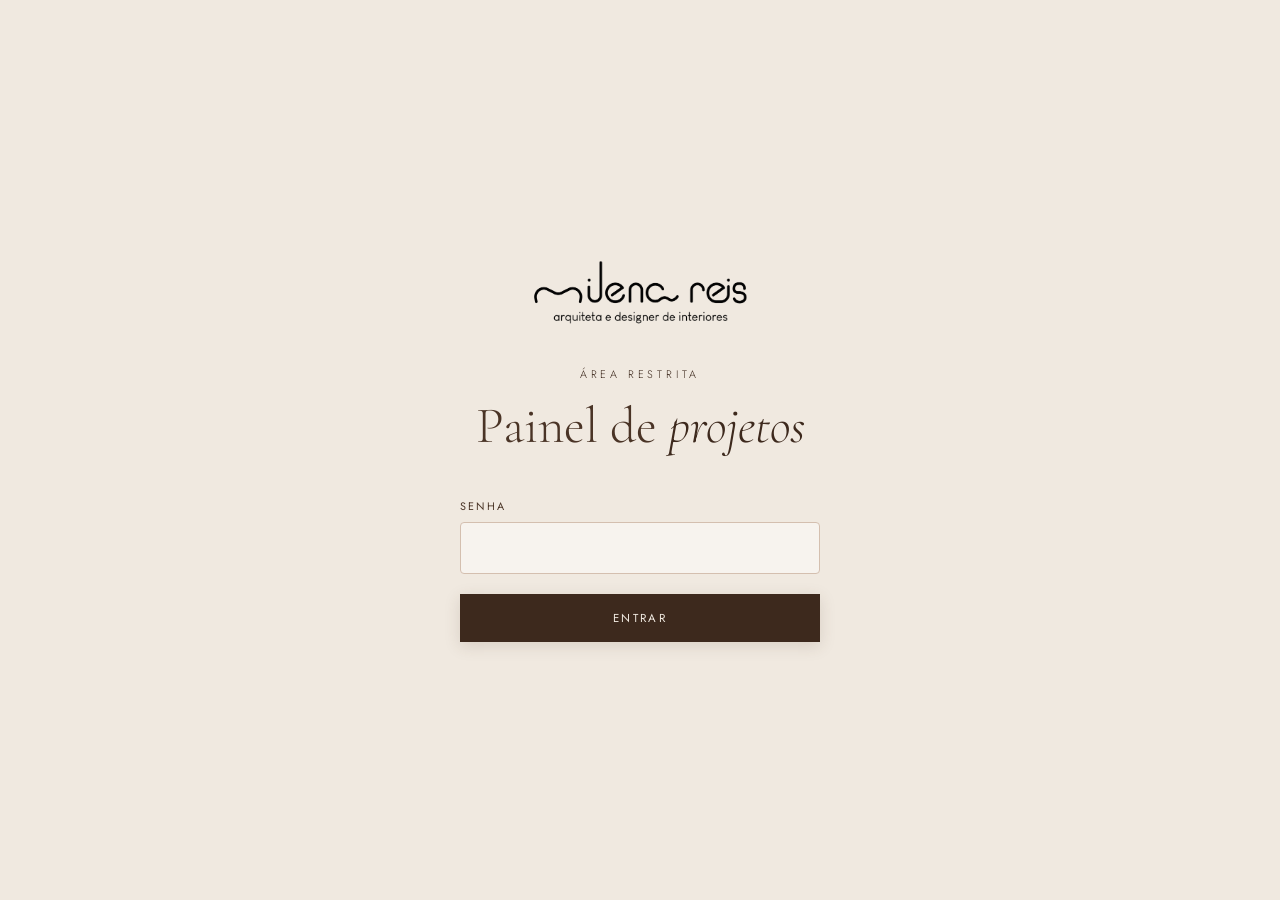
<file: admin.html>
<!doctype html>
<html lang="pt-BR">

<head>
  <meta charset="UTF-8" />
  <meta name="viewport" content="width=device-width, initial-scale=1.0" />
  <title>Painel de projetos | Milena Reis Arquitetura</title>
  <meta name="robots" content="noindex, nofollow" />
  <meta name="theme-color" content="#3d291d" />
  <link rel="icon" type="image/png" sizes="32x32" href="assets/icones/favicon-32.png" />

  <link rel="preconnect" href="https://fonts.googleapis.com" />
  <link rel="preconnect" href="https://fonts.gstatic.com" crossorigin />
  <link rel="stylesheet" href="https://fonts.googleapis.com/css2?family=Cormorant+Garamond:ital,wght@0,300;0,400;0,600;1,300;1,400&family=Jost:wght@200;300;400;500&display=swap" />
  <link rel="stylesheet" href="css/style.css" />
  <link rel="stylesheet" href="css/admin.css" />
</head>

<!-- Painel para a Milena adicionar, editar e retirar projetos de projetos.html.
     Tudo é feito por js/admin.js conversando com as funções em /api (ver CLAUDE.md). -->

<body class="pagina-admin">
  <main>
    <!-- 1. LOGIN -->
    <section class="admin-login" id="tela-login" hidden>
      <img class="admin-login-logo" src="assets/logo/Logo%20Milena%20(Alt)%20(2).webp" alt="Milena Reis" />
      <p class="etiqueta-secao">Área restrita</p>
      <h1 class="titulo-secao">Painel de <em>projetos</em></h1>
      <form id="form-login">
        <div class="admin-campo">
          <label for="login-senha">Senha</label>
          <input type="password" id="login-senha" autocomplete="current-password" required />
        </div>
        <p class="admin-erro" id="login-erro" role="alert" hidden></p>
        <button type="submit" class="botao-primario"><span>Entrar</span></button>
      </form>
    </section>

    <!-- 2. LISTA DE PROJETOS -->
    <section class="admin-tela" id="tela-lista" hidden>
      <header class="admin-topo">
        <div>
          <p class="etiqueta-secao">Painel</p>
          <h1 class="titulo-secao">Seus <em>projetos</em></h1>
        </div>
        <div class="admin-topo-acoes">
          <a href="projetos.html" target="_blank" rel="noopener" class="admin-link">Ver página de projetos ↗</a>
          <button type="button" class="admin-link" id="btn-sair">Sair</button>
        </div>
      </header>

      <div class="admin-barra">
        <button type="button" class="botao-primario" id="btn-novo"><span>+ Novo projeto</span></button>
        <p class="admin-contagem" id="lista-contagem"></p>
      </div>

      <p class="admin-dica">A ordem desta lista é a ordem em que os projetos aparecem no site. Use as setas para reordenar.</p>
      <ol class="admin-lista" id="lista-projetos"></ol>
    </section>

    <!-- 3. EDITOR DE UM PROJETO -->
    <section class="admin-tela" id="tela-editor" hidden>
      <button type="button" class="admin-link" id="btn-voltar">← Voltar para a lista</button>
      <h1 class="titulo-secao" id="editor-titulo">Novo projeto</h1>

      <form id="form-projeto" novalidate>
        <div class="admin-campo">
          <label for="campo-titulo">Título *</label>
          <input type="text" id="campo-titulo" maxlength="120" placeholder="Ex.: Casa Jardim" required />
        </div>

        <div class="admin-campos-linha">
          <div class="admin-campo">
            <label for="campo-categoria">Categoria *</label>
            <input type="text" id="campo-categoria" maxlength="40" list="lista-categorias" placeholder="Ex.: Residencial" required />
            <datalist id="lista-categorias"></datalist>
            <small>Vira um filtro na página. Escolha uma existente ou digite uma nova.</small>
          </div>
          <div class="admin-campo">
            <label for="campo-local">Local</label>
            <input type="text" id="campo-local" maxlength="80" placeholder="Ex.: Salvador, BA" />
          </div>
        </div>

        <div class="admin-campos-linha">
          <div class="admin-campo">
            <label for="campo-ano">Ano</label>
            <input type="number" id="campo-ano" min="1900" max="2100" inputmode="numeric" placeholder="Ex.: 2026" />
          </div>
          <div class="admin-campo">
            <label for="campo-area">Área</label>
            <input type="text" id="campo-area" maxlength="40" placeholder="Ex.: 180 m²" />
          </div>
        </div>

        <div class="admin-campo">
          <label for="campo-descricao">Descrição</label>
          <textarea id="campo-descricao" maxlength="2000" rows="5" placeholder="Conte um pouco sobre o projeto."></textarea>
        </div>

        <fieldset class="admin-campo admin-fotos-grupo">
          <legend>Fotos *</legend>
          <small>A primeira foto é a capa. As fotos são reduzidas e otimizadas automaticamente.</small>
          <div class="admin-fotos" id="editor-fotos"></div>
          <label class="admin-enviar">
            <input type="file" id="campo-fotos" accept="image/*" multiple hidden />
            <span id="enviar-rotulo">+ Adicionar fotos</span>
          </label>
        </fieldset>

        <p class="admin-erro" id="editor-erro" role="alert" hidden></p>
        <div class="admin-botoes">
          <button type="submit" class="botao-primario"><span>Salvar projeto</span></button>
          <button type="button" class="botao-outline-marrom" id="btn-cancelar"><span>Cancelar</span></button>
        </div>
      </form>
    </section>
  </main>

  <!-- Barra fixa: aparece quando há mudanças que ainda não foram para o site -->
  <div class="admin-publicar" id="barra-publicar" hidden>
    <p id="publicar-texto">Você tem alterações que ainda não estão no site.</p>
    <div class="admin-publicar-acoes">
      <button type="button" class="admin-link" id="btn-descartar">Descartar</button>
      <button type="button" class="botao-primario botao-hero" id="btn-publicar"><span>Publicar no site</span></button>
    </div>
  </div>

  <p class="admin-aviso" id="admin-aviso" role="status" hidden></p>

  <script src="js/admin.js" defer></script>
</body>

</html>
</file>
<file: css/style.css>
/* ==========================================================================
   MILENA REIS ARQUITETURA — FOLHA DE ESTILOS

   1. Tokens            8. Vídeo 3D          15. Rodapé
   2. Base              9. Projetos          16. Animações de entrada
   3. Preloader        10. Serviços          17. Responsividade
   4. Menu             11. Galeria           18. Movimento reduzido
   5. Hero             12. Modal da galeria
   6. Botões e títulos 13. Wizard de orçamento
   7. Faixa e Sobre    14. Contato
   ========================================================================== */

/* ==========================================================================
   1. TOKENS
   ========================================================================== */

:root {
  /* Cores */
  --cor-fundo-claro: #f0e9e0;   /* fundo geral das seções claras */
  --cor-fundo-creme: #e6ded3;   /* fundo alternativo (sobre, galeria) */
  --cor-nude-suave: #dbcfc2;    /* nude muito claro */
  --cor-nude-medio: #cec0b0;    /* nude médio */
  --cor-nude-borda: #d4bfaf;    /* bordas e detalhes nude */
  --cor-nude-texto: #735a4d;    /* texto secundário sobre fundo claro */
  --cor-marrom-texto: #4a3426;  /* texto de tags, labels */
  --cor-marrom: #3d291d;        /* botões, destaques, itálicos */
  --cor-escuro: #1a0f0a;        /* fundo escuro (preloader, rodapé) */
  --cor-branco: #f0e9e0;        /* "branco" da marca: é um nude, não #fff */

  /* Tipografia */
  --fonte-titulo: "Cormorant Garamond", serif;
  --fonte-corpo: "Jost", sans-serif;

  /* Movimento */
  --curva-animacao: cubic-bezier(0.76, 0, 0.24, 1);

  /* Textura sutil aplicada por cima de algumas seções */
  --textura: url("../assets/texturas/cubes.png");
}

/* ==========================================================================
   2. BASE
   ========================================================================== */

*,
*::before,
*::after {
  margin: 0;
  padding: 0;
  box-sizing: border-box;
}

/* Sem scroll-behavior: smooth aqui: ele briga com o pin do ScrollTrigger e causa saltos.
   A rolagem suave dos links do menu é feita no JS (scrollSuaveDosLinks). */
html {
  overflow-x: hidden;
}

body {
  background-color: var(--cor-fundo-claro);
  color: var(--cor-escuro);
  font-family: var(--fonte-corpo);
  font-weight: 300;
  overflow-x: hidden;
}

/* Os links do menu param a seção logo abaixo do menu fixo, sem esconder o topo dela */
main section[id] {
  scroll-margin-top: 84px;
}

.no-scroll {
  overflow: hidden !important;
}

button {
  cursor: pointer;
}

:focus-visible {
  outline: 2px solid var(--cor-nude-texto);
  outline-offset: 3px;
}

/* Link de acessibilidade: só aparece ao navegar pelo teclado */
.pular-conteudo {
  position: fixed;
  top: 12px;
  left: 12px;
  z-index: 10001;
  padding: 12px 20px;
  background: var(--cor-marrom);
  color: var(--cor-branco);
  font-size: 0.8rem;
  text-decoration: none;
  transform: translateY(-200%);
}

.pular-conteudo:focus {
  transform: translateY(0);
}

/* --- Barra de rolagem --- */

::-webkit-scrollbar {
  width: 3px;
}

::-webkit-scrollbar-track {
  background: var(--cor-nude-suave);
}

::-webkit-scrollbar-thumb {
  background: var(--cor-nude-texto);
  border-radius: 10px;
}

/* --- Textura de fundo (sobre, contato, serviços e faixa) --- */

#secao-sobre::before,
#secao-contato::before,
#secao-servicos::before,
.faixa-rolante::before {
  content: "";
  position: absolute;
  inset: 0;
  background-image: var(--textura);
  background-size: 300px;
  z-index: 0;
  pointer-events: none;
}

#secao-sobre::before,
#secao-contato::before {
  background-size: 350px;
  opacity: 0.05;
}

#secao-servicos::before {
  opacity: 0.07;
  mix-blend-mode: overlay;
}

.faixa-rolante::before {
  opacity: 0.1;
  mix-blend-mode: overlay;
}

/* Conteúdo fica acima da textura */
.sobre-foto-container,
.sobre-texto-container,
.contato-grade,
#secao-servicos .titulo-secao,
.servicos-grade,
.faixa-rolante-conteudo {
  position: relative;
  z-index: 1;
}

/* ==========================================================================
   3. PRELOADER (planta baixa animada)
   ========================================================================== */

#tela-carregamento {
  position: fixed;
  inset: 0;
  background: var(--cor-escuro);
  z-index: 9000;
  display: flex;
  align-items: center;
  justify-content: center;
  flex-direction: column;
  overflow: hidden;
}

/* O <head> marca o <html> quando o preloader já foi visto nesta sessão */
.sem-preloader #tela-carregamento {
  display: none;
}

.preloader-grade {
  position: absolute;
  inset: 0;
  background-image:
    linear-gradient(rgba(154, 125, 106, 0.07) 1px, transparent 1px),
    linear-gradient(90deg, rgba(154, 125, 106, 0.07) 1px, transparent 1px);
  background-size: 40px 40px;
}

.preloader-planta {
  width: min(90vw, 560px);
  max-height: 60vh;
  position: relative;
  z-index: 2;
}

.planta-parede-externa,
.planta-parede-face,
.planta-movel,
.planta-parede-interna,
.planta-linha-porta,
.planta-arco-porta,
.planta-janela-a,
.planta-janela-b,
.planta-degrau,
.planta-borda-escada,
.planta-cota-linha,
.planta-cota-tick,
.planta-norte-circulo,
.planta-norte-linha,
.planta-escala-linha,
.planta-escala-tick {
  fill: none;
  stroke-linecap: round;
  stroke-dasharray: 9999;
  stroke-dashoffset: 9999;
}

.planta-parede-externa {
  stroke: var(--cor-nude-borda);
  stroke-width: 2.5;
}

.planta-parede-interna {
  stroke: #c4aa96;
  stroke-width: 2;
}

.planta-linha-porta {
  stroke: #b89e8c;
  stroke-width: 1.5;
}

.planta-arco-porta {
  stroke: #b89e8c;
  stroke-width: 1.2;
  stroke-dasharray: 4 3;
}

.planta-janela-a {
  stroke: #9a7d6a;
  stroke-width: 2;
}

.planta-janela-b {
  stroke: #9a7d6a;
  stroke-width: 1;
  opacity: 0.6;
}

.planta-degrau {
  stroke: #7a5c4a;
  stroke-width: 1;
  opacity: 0.7;
}

.planta-borda-escada {
  stroke: #9a7d6a;
  stroke-width: 1.5;
}

.planta-cota-linha {
  stroke: #6b4f3a;
  stroke-width: 0.8;
  opacity: 0.6;
}

.planta-cota-tick {
  stroke: #6b4f3a;
  stroke-width: 0.8;
  opacity: 0.6;
}

.planta-norte-circulo {
  stroke: #9a7d6a;
  stroke-width: 1;
  opacity: 0.7;
}

.planta-norte-linha {
  stroke: #9a7d6a;
  stroke-width: 1;
  opacity: 0.7;
}

.planta-escala-linha {
  stroke: #6b4f3a;
  stroke-width: 1;
  opacity: 0.5;
}

.planta-escala-tick {
  stroke: #6b4f3a;
  stroke-width: 1;
  opacity: 0.5;
}

/* Paredes com espessura: face interna + preenchimento ("poché") como numa planta impressa */
.planta-parede-face {
  stroke: #c4aa96;
  stroke-width: 1.2;
}

.planta-poche {
  fill: #d4bfaf;
  opacity: 0;
}

.planta-movel {
  stroke: #9a7d6a;
  stroke-width: 0.9;
  opacity: 0.75;
}

.planta-rotulo {
  font-family: var(--fonte-titulo);
  font-size: 13px;
  font-style: italic;
  fill: #c4aa96;
  letter-spacing: 0.08em;
  opacity: 0;
}

.planta-cota-texto {
  font-family: var(--fonte-corpo);
  font-size: 9px;
  fill: #9a7d6a;
  letter-spacing: 0.15em;
  opacity: 0;
}

/* Clique na tela de carregamento acelera o desenho */
#tela-carregamento {
  cursor: pointer;
}

.planta-norte-texto,
.planta-escala-texto {
  font-family: var(--fonte-corpo);
  font-size: 11px;
  fill: #9a7d6a;
  opacity: 0;
  letter-spacing: 0.1em;
}

.preloader-logo-img {
  width: min(55vw, 320px);
  opacity: 0;
  margin-top: 28px;
  position: relative;
  z-index: 3;
}

.preloader-contador {
  position: absolute;
  bottom: 36px;
  right: 48px;
  font-family: var(--fonte-titulo);
  font-size: 1rem;
  font-style: italic;
  color: var(--cor-nude-borda);
  letter-spacing: 0.1em;
  opacity: 0;
  z-index: 3;
}

.contador-simbolo {
  font-size: 0.75rem;
}

/* ==========================================================================
   4. MENU
   ========================================================================== */

#menu-topo {
  position: fixed;
  top: 0;
  left: 0;
  right: 0;
  z-index: 100;
  padding: 28px 60px;
  display: flex;
  align-items: center;
  justify-content: space-between;
  background: rgba(26, 18, 14, 0.18);
  backdrop-filter: blur(12px);
  -webkit-backdrop-filter: blur(12px);
  border-bottom: 1px solid rgba(255, 255, 255, 0.1);
  transition:
    padding 0.4s ease,
    background 0.4s ease,
    backdrop-filter 0.4s ease;
  --header-height: 124px;
}

#menu-topo.rolou {
  padding: 18px 60px;
  background: rgba(240, 233, 224, 0.88);
  backdrop-filter: blur(16px);
  -webkit-backdrop-filter: blur(16px);
  border-bottom: 1px solid var(--cor-nude-medio);
  --header-height: 104px;
}

/* --- Logo (versão clara no topo, escura após rolar) --- */

.menu-logo {
  padding: 10px 0;
  display: flex;
  align-items: center;
  text-decoration: none;
  position: relative;
  width: auto;
  height: 48px;
}

.menu-logo img {
  height: 100%;
  width: auto;
  position: absolute;
  left: 0;
  top: 0;
  transition: opacity 0.4s ease;
}

.menu-logo-claro {
  opacity: 0;
}

.menu-logo-escuro {
  opacity: 1;
}

#menu-topo.rolou .menu-logo-claro {
  opacity: 1;
}

#menu-topo.rolou .menu-logo-escuro {
  opacity: 0;
}

/* --- Links (desktop) --- */

.menu-links {
  display: flex;
  gap: 40px;
  list-style: none;
}

.menu-links a {
  font-family: var(--fonte-corpo);
  font-size: 0.75rem;
  font-weight: 400;
  letter-spacing: 0.2rem;
  text-transform: uppercase;
  color: var(--cor-branco);
  text-decoration: none;
  position: relative;
  transition: all 0.3s ease;
  text-shadow: 0 2px 4px rgba(0, 0, 0, 0.4);
}

.menu-links a::after {
  content: "";
  position: absolute;
  bottom: -3px;
  left: 0;
  width: 0;
  height: 1px;
  background: var(--cor-branco);
  transition: width 0.4s var(--curva-animacao);
  box-shadow: 0 2px 4px rgba(0, 0, 0, 0.4);
}

.menu-links a:hover {
  color: var(--cor-branco);
  text-shadow: 0 2px 4px rgba(0, 0, 0, 0.4);
  opacity: 0.8;
}

.menu-links a:hover::after {
  width: 100%;
}

#menu-topo.rolou .menu-links a {
  color: var(--cor-escuro);
  font-weight: 400;
  text-shadow: none;
}

#menu-topo.rolou .menu-links a::after {
  background: var(--cor-marrom);
  box-shadow: none;
}

#menu-topo.rolou .menu-links a:hover {
  color: var(--cor-marrom);
  opacity: 1;
}

/* --- Botão hambúrguer (só no mobile) --- */

.menu-hamburguer {
  display: none;
  flex-direction: column;
  justify-content: center;
  gap: 5px;
  width: 28px;
  height: 28px;
  background: none;
  border: none;
  cursor: pointer;
  padding: 0;
  z-index: 1001;
}

.hamburguer-linha {
  display: block;
  width: 100%;
  height: 2px;
  background: var(--cor-branco);
  border-radius: 2px;
  transition: transform 0.35s var(--curva-animacao),
    opacity 0.25s ease,
    background 0.3s ease;
  transform-origin: center;
}

#menu-topo.rolou .hamburguer-linha {
  background: var(--cor-escuro);
}

/* Animação X quando ativo */
.menu-hamburguer.ativo .hamburguer-linha:nth-child(1) {
  transform: translateY(7px) rotate(45deg);
}

.menu-hamburguer.ativo .hamburguer-linha:nth-child(2) {
  opacity: 0;
  transform: scaleX(0);
}

.menu-hamburguer.ativo .hamburguer-linha:nth-child(3) {
  transform: translateY(-7px) rotate(-45deg);
}

/* --- Menu mobile: fundo escurecido + painel lateral --- */

.menu-mobile-overlay {
  position: fixed;
  top: 74px; /* Fallback */
  top: var(--header-height, 74px);
  left: 0;
  right: 0;
  bottom: 0;
  z-index: 99;
  pointer-events: none;
  opacity: 0;
  transition: opacity 0.35s ease, top 0.4s ease;
}

.menu-mobile-overlay.ativo {
  opacity: 1;
  pointer-events: auto;
}

/* Fundo escuro transparente */
.menu-mobile-overlay::before {
  content: "";
  position: absolute;
  inset: 0;
  background: rgba(0, 0, 0, 0.4);
  opacity: 0;
  transition: opacity 0.35s ease;
}

.menu-mobile-overlay.ativo::before {
  opacity: 1;
}

/* Painel lateral */
.menu-mobile-overlay {
  display: flex;
  flex-direction: column;
  align-items: flex-end;
  justify-content: flex-start;
  padding-top: 40px;
  gap: 24px;
  background: transparent;
  /* O fundo escuro geral continua no ::before */
}

/* Painel sólido lateral que preenche a altura */
.menu-mobile-overlay::after {
  content: "";
  position: absolute;
  top: 0;
  right: 0;
  bottom: 0;
  width: 220px;
  background: rgba(26, 18, 14, 0.75);
  /* Opacidade reduzida para efeito de vidro */
  z-index: 1;
  transform: translateX(100%);
  transition: transform 0.4s var(--curva-animacao);
  backdrop-filter: blur(16px);
  -webkit-backdrop-filter: blur(16px);
  border-left: 1px solid rgba(255, 255, 255, 0.08);
  /* Borda sutil para definir o vidro */
}

.menu-mobile-overlay.ativo::after {
  transform: translateX(0);
}

.menu-mobile-overlay a {
  position: relative;
  z-index: 2;
  font-family: var(--fonte-titulo);
  font-size: 1.5rem;
  font-weight: 300;
  color: var(--cor-branco);
  text-decoration: none;
  padding: 10px 30px;
  width: 220px;
  display: flex;
  align-items: center;
  justify-content: flex-start;
  letter-spacing: 0.05em;
  background: transparent;
  /* Fundo agora é do painel ::after */
  transform: translateX(100%);
  transition: transform 0.4s var(--curva-animacao),
    color 0.3s ease;
}

.menu-mobile-overlay a:first-child {
  padding-top: 10px;
}

.menu-mobile-overlay a:last-child {
  padding-bottom: 10px;
}

.menu-mobile-overlay.ativo a {
  transform: translateX(0);
}

.menu-mobile-overlay.ativo a:nth-child(1) {
  transition-delay: 0.05s;
}

.menu-mobile-overlay.ativo a:nth-child(2) {
  transition-delay: 0.1s;
}

.menu-mobile-overlay.ativo a:nth-child(3) {
  transition-delay: 0.15s;
}

.menu-mobile-overlay.ativo a:nth-child(4) {
  transition-delay: 0.2s;
}

.menu-mobile-overlay.ativo a:nth-child(5) {
  transition-delay: 0.25s;
}

.menu-mobile-overlay a:hover {
  color: var(--cor-nude-borda);
}

/* ==========================================================================
   5. HERO
   ========================================================================== */

/* Ocupa a tela toda, mas cresce se o conteúdo não couber (telas baixas) em vez de cortar o card */
#secao-hero {
  min-height: 100vh;
  position: relative;
  display: flex;
  flex-direction: column;
  justify-content: space-between;
  padding: 160px 60px 40px;
  overflow: hidden;
}

.hero-fundo {
  position: absolute;
  inset: 0;
  z-index: 1;
  animation: zoom-suave-hero 10s ease-out forwards;
}

@keyframes zoom-suave-hero {
  0% {
    transform: scale(1.05);
  }

  100% {
    transform: scale(1);
  }
}

.hero-fundo img {
  width: 100%;
  height: 100%;
  object-fit: cover;
  filter: brightness(0.85) saturate(0.9);
}

.hero-overlay-nude {
  position: absolute;
  inset: 0;
  /* Tons quentes: escurece o topo (menu e logo) e o canto inferior esquerdo (card) */
  background:
    radial-gradient(ellipse 65% 55% at 12% 100%, rgba(26, 15, 10, 0.55), transparent 70%),
    linear-gradient(to top, rgba(62, 41, 29, 0.75) 0%, rgba(62, 41, 29, 0.15) 35%, rgba(62, 41, 29, 0.55) 100%);
}

.hero-conteudo {
  position: relative;
  z-index: 2;
  flex: 1;
  gap: 32px;
  display: flex;
  flex-direction: column;
  justify-content: space-between;
}

.hero-titulo-gigante {
  margin-top: -4vh;
  display: flex;
  justify-content: center;
  flex-wrap: wrap;
  width: 100%;
}

.hero-logo-wrapper {
  width: 100%;
  /* em telas baixas a logo diminui junto com a altura */
  max-width: min(1100px, 125vh);
  height: auto;
  overflow: hidden;
  display: flex;
  justify-content: center;
  align-items: center;
  margin: 0 auto;
  background: transparent;
}

.hero-logo-img {
  width: 100%;
  height: auto;
  display: block;
  /* O screen faz o fundo PRETO da imagem desaparecer sobre o fundo do site */
  mix-blend-mode: screen;
  /* O inset(topo direita baixo esquerda)
     Corta 35% da parte de baixo para remover o texto secundário */
  clip-path: inset(0 0 35% 0);
  /* devolve o espaço da parte cortada (35% da altura = ~11,2% da largura, pela proporção da logo) */
  margin-bottom: -11.2%;
  filter: brightness(1.1); /* Garante que o branco fique bem vivo */
}

@keyframes subir-aparecer {
  from {
    opacity: 0;
    transform: translateY(20px);
  }

  to {
    opacity: 1;
    transform: translateY(0);
  }
}

.hero-rodape {
  display: flex;
  justify-content: space-between;
  align-items: flex-end;
  color: var(--cor-branco);
  opacity: 0;
  animation: subir-aparecer 1.2s ease 1.2s forwards;
}

.hero-rodape-esq {
  position: relative;
  max-width: clamp(400px, 32vw, 500px);
  padding: clamp(24px, 2.2vw, 40px) clamp(28px, 2.8vw, 48px);
  background: linear-gradient(160deg, rgba(26, 15, 10, 0.66), rgba(26, 15, 10, 0.44));
  border: 1px solid rgba(212, 191, 175, 0.22);
  box-shadow: 0 24px 60px rgba(0, 0, 0, 0.28);
  backdrop-filter: blur(14px) saturate(1.1);
  -webkit-backdrop-filter: blur(14px) saturate(1.1);
}

.hero-rodape-esq::before,
.hero-rodape-esq::after {
  content: "";
  position: absolute;
  width: 22px;
  height: 22px;
  border-color: var(--cor-nude-borda);
  border-style: solid;
  pointer-events: none;
}

.hero-rodape-esq::before {
  top: -1px;
  left: -1px;
  border-width: 1px 0 0 1px;
}

.hero-rodape-esq::after {
  right: -1px;
  bottom: -1px;
  border-width: 0 1px 1px 0;
}

.hero-etiqueta-nova {
  display: flex;
  align-items: center;
  gap: 12px;
  font-family: var(--fonte-corpo);
  font-size: clamp(0.62rem, 0.65vw, 0.72rem);
  font-weight: 400;
  letter-spacing: 0.25em;
  text-transform: uppercase;
  color: var(--cor-nude-borda);
  margin-bottom: clamp(14px, 1.2vw, 20px);
}

.hero-etiqueta-nova::before {
  content: "";
  width: 28px;
  height: 1px;
  background: currentColor;
  flex-shrink: 0;
}

.hero-subtitulo-novo {
  font-family: var(--fonte-titulo);
  font-size: clamp(1.8rem, 2.6vw, 2.8rem);
  font-weight: 300;
  line-height: 1.08;
  color: var(--cor-branco);
  text-shadow: 0 2px 18px rgba(0, 0, 0, 0.25);
  margin-bottom: clamp(14px, 1.2vw, 20px);
}

.hero-subtitulo-novo em {
  font-style: italic;
  color: var(--cor-nude-borda);
}

.hero-descricao-nova {
  max-width: 40ch;
  font-family: var(--fonte-corpo);
  font-size: clamp(0.82rem, 0.85vw, 0.94rem);
  line-height: 1.75;
  color: var(--cor-branco);
  opacity: 0.92;
  margin-bottom: clamp(22px, 1.8vw, 32px);
  padding-bottom: clamp(22px, 1.8vw, 32px);
  border-bottom: 1px solid rgba(212, 191, 175, 0.2);
}

.hero-botoes {
  display: flex;
  flex-wrap: wrap;
  align-items: center;
  gap: 16px 24px;
}

/* Botão primário do hero — fundo branco que desliza para nude no hover */
.botao-hero {
  padding: 16px 32px;
  background: var(--cor-branco) !important;
  color: var(--cor-escuro) !important;
  box-shadow: 0 4px 20px rgba(0, 0, 0, 0.2) !important;
  transition: transform 0.35s ease, box-shadow 0.35s ease, letter-spacing 0.35s ease !important;
  overflow: hidden !important;
}

.botao-hero::before {
  background: linear-gradient(135deg, #e8dac9, var(--cor-nude-medio)) !important;
  transition: transform 0.4s var(--curva-animacao) !important;
}

.botao-hero:hover {
  box-shadow: 0 10px 30px rgba(0, 0, 0, 0.35) !important;
  transform: translateY(-3px) !important;
  letter-spacing: 0.28em !important;
}

.botao-hero:hover::before {
  transform: scaleX(1) !important;
  transform-origin: left !important;
}

/* Botão secundário do hero — seta desliza para frente */
.botao-hero-sec {
  color: var(--cor-branco) !important;
  transition: gap 0.35s ease, opacity 0.3s ease !important;
  position: relative;
}

.botao-hero-sec::after {
  content: "→";
  display: inline-block;
  transition: transform 0.35s var(--curva-animacao);
}

.botao-hero-sec:hover {
  gap: 20px !important;
  opacity: 0.85 !important;
}

.botao-hero-sec:hover::after {
  transform: translateX(6px);
}

.hero-rodape-dir {
  display: flex;
  flex-direction: column;
  align-items: center;
  gap: 8px;
}

.scroll-linha {
  width: 1px;
  height: 60px;
  background: linear-gradient(to bottom, transparent, rgba(255, 255, 255, 0.9));
  animation: pulsar-scroll 2s ease-in-out infinite;
  filter: drop-shadow(0 0 4px rgba(255, 255, 255, 0.5));
}

@keyframes pulsar-scroll {

  0%,
  100% {
    opacity: 0.4;
    transform: scaleY(0.6);
  }

  50% {
    opacity: 1;
    transform: scaleY(1);
  }
}

.scroll-texto {
  font-family: var(--fonte-corpo);
  font-size: 0.72rem;
  font-weight: 400;
  letter-spacing: 0.3em;
  text-transform: uppercase;
  color: var(--cor-branco);
  writing-mode: vertical-rl;
  text-shadow: 0 1px 3px rgba(0, 0, 0, 0.7), 0 2px 12px rgba(0, 0, 0, 0.5);
}

/* ==========================================================================
   6. BOTÕES E TÍTULOS DE SEÇÃO
   ========================================================================== */

.botao-primario,
.botao-secundario,
.botao-outline-marrom {
  white-space: nowrap;
}

.botao-primario {
  font-family: var(--fonte-corpo);
  font-size: 0.72rem;
  letter-spacing: 0.2em;
  text-transform: uppercase;
  color: var(--cor-branco);
  background: var(--cor-marrom);
  border: none;
  padding: 16px 40px;
  text-decoration: none;
  transition: all 0.4s var(--curva-animacao);
  position: relative;
  overflow: hidden;
  display: inline-block;
  box-shadow: 0 4px 15px rgba(90, 61, 43, 0.15);
  /* Sombra marrom super difusa */
}

.botao-primario:hover {
  box-shadow: 0 6px 20px rgba(90, 61, 43, 0.25);
}

.botao-primario::before {
  content: "";
  position: absolute;
  inset: 0;
  background: linear-gradient(135deg, var(--cor-marrom-texto), var(--cor-marrom));
  transform: scaleX(0);
  transform-origin: right;
  transition: transform 0.4s var(--curva-animacao);
}

.botao-primario span {
  position: relative;
  z-index: 1;
}

.botao-primario:hover::before {
  transform: scaleX(1);
  transform-origin: left;
}

.botao-secundario {
  font-size: 0.72rem;
  letter-spacing: 0.2em;
  text-transform: uppercase;
  color: var(--cor-marrom);
  text-decoration: none;
  display: flex;
  align-items: center;
  gap: 10px;
  font-weight: 500;
  transition: gap 0.3s ease;
}

.botao-secundario:hover {
  gap: 18px;
}

.botao-secundario::after {
  content: "→";
}

/* --- Botão pílula: texto + círculo com seta; segue o cursor (ímã) --- */
.botao-pilula {
  --pilula-fundo: var(--cor-marrom);
  --pilula-texto: var(--cor-branco);
  --pilula-icone-fundo: var(--cor-branco);
  --pilula-icone: var(--cor-marrom);
  display: inline-flex;
  align-items: center;
  gap: 16px;
  padding: 7px 7px 7px 26px;
  border: none;
  border-radius: 999px;
  background: var(--pilula-fundo);
  color: var(--pilula-texto);
  font-family: var(--fonte-corpo);
  font-size: 0.72rem;
  font-weight: 500;
  letter-spacing: 0.18em;
  text-transform: uppercase;
  text-decoration: none;
  white-space: nowrap;
  box-shadow: 0 8px 24px rgba(26, 15, 10, 0.18);
  /* a curva com "passada" dá o quique ao voltar para o lugar */
  transition:
    transform 0.5s cubic-bezier(0.34, 1.56, 0.64, 1),
    box-shadow 0.3s ease;
}

.botao-pilula:hover {
  box-shadow: 0 14px 32px rgba(26, 15, 10, 0.28);
}

/* Versão clara, para fundos escuros (hero, vídeo) */
.botao-pilula--claro {
  --pilula-fundo: var(--cor-branco);
  --pilula-texto: var(--cor-escuro);
  --pilula-icone-fundo: var(--cor-marrom);
  --pilula-icone: var(--cor-branco);
}

/* O ícone é inserido pelo JS: duas setas empilhadas, uma sai e a outra entra no hover */
.botao-pilula-icone {
  position: relative;
  display: inline-grid;
  place-items: center;
  flex-shrink: 0;
  width: 38px;
  height: 38px;
  border-radius: 50%;
  overflow: hidden;
  background: var(--pilula-icone-fundo);
  color: var(--pilula-icone);
}

.botao-pilula-icone svg {
  grid-area: 1 / 1;
  width: 44%;
  height: 44%;
  transition: transform 0.4s var(--curva-animacao);
}

.botao-pilula-icone svg + svg {
  transform: translate(-170%, 170%);
}

.botao-pilula:hover .botao-pilula-icone svg:first-child,
.botao-pilula:focus-visible .botao-pilula-icone svg:first-child {
  transform: translate(170%, -170%);
}

.botao-pilula:hover .botao-pilula-icone svg + svg,
.botao-pilula:focus-visible .botao-pilula-icone svg + svg {
  transform: translate(0, 0);
}

button.botao-secundario {
  border: none;
  background: none;
  font-family: var(--fonte-corpo);
}

.etiqueta-secao {
  font-size: 0.68rem;
  letter-spacing: 0.35em;
  text-transform: uppercase;
  color: var(--cor-marrom);
  margin-bottom: 20px;
}

.titulo-secao {
  font-family: var(--fonte-titulo);
  font-size: clamp(2.5rem, 4vw, 4rem);
  font-weight: 300;
  line-height: 1.1;
  color: var(--cor-marrom-texto);
  margin-bottom: 32px;
}

.titulo-secao em {
  font-style: italic;
  color: var(--cor-marrom);
}

/* ==========================================================================
   7. FAIXA ROLANTE E SOBRE
   ========================================================================== */

.faixa-rolante {
  position: relative;
  padding: 28px 0;
  background: var(--cor-marrom);
  overflow: hidden;
  border-top: 1px solid rgba(255, 255, 255, 0.06);
  border-bottom: 1px solid rgba(255, 255, 255, 0.06);
}

.faixa-rolante-conteudo {
  display: flex;
  white-space: nowrap;
  animation: rolar-texto 20s linear infinite;
}

.faixa-rolante-conteudo span {
  font-family: var(--fonte-titulo);
  font-size: 1rem;
  font-style: italic;
  font-weight: 300;
  letter-spacing: 0.1em;
  color: var(--cor-fundo-claro);
  padding: 0 40px;
}

.faixa-rolante-conteudo .separador {
  color: var(--cor-nude-borda);
  font-style: normal;
  padding: 0 10px;
}

@keyframes rolar-texto {
  from {
    transform: translateX(0);
  }

  to {
    transform: translateX(-50%);
  }
}

/* A coluna da foto tem a mesma proporção da foto (2:3), calculada a partir da altura
   da seção: assim ela aparece inteira, sem cortar a cabeça nem os pés */
#secao-sobre {
  /* nunca mais alta que a tela (descontando o menu), para a foto caber inteira à vista */
  --altura-sobre: clamp(560px, calc(100vh - 84px), 820px);
  display: grid;
  grid-template-columns: auto 1fr;
  min-height: var(--altura-sobre);
  background: var(--cor-fundo-creme);
  position: relative;
  overflow: hidden;
}

/* --- Foto: metade esquerda de ponta a ponta, dissolvendo no fundo à direita --- */
.sobre-foto-container {
  position: relative;
  overflow: hidden;
  /* altura fixa + proporção da foto: a largura sai exata e a foto nunca é cortada,
     mesmo que o texto ao lado precise de mais altura */
  height: var(--altura-sobre);
  aspect-ratio: 2 / 3;
}

.sobre-foto-principal {
  position: absolute;
  inset: 0;
  width: 100%;
  height: 100%;
  object-fit: cover;
  object-position: center top;
  filter: saturate(0.85);
}

.sobre-foto-container::after {
  content: "";
  position: absolute;
  inset: 0;
  background: linear-gradient(90deg, transparent 86%, var(--cor-fundo-creme));
  pointer-events: none;
}

/* --- Texto --- */
.sobre-texto-container {
  align-self: center;
  padding: 56px 110px 56px 72px;
}

.sobre-titulo {
  font-size: clamp(2.6rem, 3.6vw, 3.8rem);
  line-height: 1.08;
  margin: 16px 0 28px;
}

.sobre-titulo .palavra:nth-child(7) {
  transition-delay: 0.48s;
}

/* Frase de abertura: maior, para quem só lê a primeira linha */
.sobre-abertura {
  max-width: 34em;
  font-family: var(--fonte-titulo);
  font-size: clamp(1.25rem, 1.5vw, 1.5rem);
  font-weight: 400;
  line-height: 1.5;
  color: var(--cor-marrom);
  margin-bottom: 20px;
}

.sobre-paragrafo {
  max-width: 34em;
  font-size: 0.95rem;
  line-height: 1.9;
  color: var(--cor-marrom-texto);
  margin-bottom: 16px;
}

/* --- Animação escalonada dos textos do Sobre --- */
.sobre-texto-1 {
  transition-delay: 0.15s;
}

.sobre-texto-2 {
  transition-delay: 0.35s;
}

.sobre-texto-3 {
  transition-delay: 0.55s;
}

/* --- Estatísticas (números) --- */
.sobre-estatisticas {
  display: grid;
  grid-template-columns: repeat(2, 1fr);
  gap: 30px;
  margin-top: 36px;
  padding-top: 30px;
  border-top: 1px solid var(--cor-nude-medio);
}

.estatistica-numero {
  font-family: var(--fonte-titulo);
  font-size: 4rem;
  font-weight: 300;
  color: var(--cor-marrom);
  line-height: 1;
}

.estatistica-label {
  font-size: 0.78rem;
  letter-spacing: 0.2em;
  text-transform: uppercase;
  color: #5a3d2b;
  margin-top: 8px;
}

/* ==========================================================================
   8. VÍDEO 3D (scroll-scrub)
   ========================================================================== */

#secao-modelo-3d {
  height: 100vh;
  position: relative;
  overflow: hidden;
  background: var(--cor-escuro);
}

#video-3d {
  position: absolute;
  inset: 0;
  width: 100%;
  height: 100%;
  object-fit: cover;
  filter: brightness(0.65) saturate(0.9);
  /* Dita a iluminação para o texto sobressair e não ofuscar */
}

/* Textos engajamento scroll */
.engajamento-scroll {
  position: absolute;
  width: 100%;
  pointer-events: none;
  z-index: 10;
  opacity: 0;
  padding: 0 10%;
  text-align: center;
}

#texto-engaja-1 {
  top: 40%;
  text-align: left;
}

#texto-engaja-2 {
  top: 50%;
  text-align: right;
}

#texto-engaja-3 {
  top: 45%;
  text-align: center;
}

.engajamento-scroll h3 {
  font-family: var(--fonte-titulo);
  font-size: clamp(2.5rem, 5vw, 4.5rem);
  font-weight: 300;
  color: var(--cor-branco);
  text-shadow: 0 4px 40px rgba(0, 0, 0, 0.8), 0 1px 10px rgba(0, 0, 0, 0.6);
  letter-spacing: 0.05em;
  font-style: italic;
}

.cta-scroll-final {
  position: absolute;
  bottom: 15%;
  left: 50%;
  transform: translateX(-50%);
  z-index: 15;
  opacity: 0;
  pointer-events: auto;
  /* O botão precisa ser clicável */
}

/* ==========================================================================
   9. PROJETOS (cartas em sanfona)
   ========================================================================== */

#secao-projetos {
  padding: 100px 60px;
  background: var(--cor-fundo-claro);
  overflow: hidden;
}

.projetos-cabecalho {
  display: flex;
  justify-content: space-between;
  align-items: center;
  margin-bottom: 60px;
}

.projetos-cabecalho .titulo-secao {
  margin-bottom: 0;
  color: var(--cor-escuro);
  font-weight: 400;
}

.projetos-cabecalho .titulo-secao em {
  color: var(--cor-marrom);
  font-weight: 500;
}

.projetos-cabecalho .botao-pilula {
  flex-shrink: 0;
}

.baralho-container {
  width: 100%;
  overflow: hidden;
}

.baralho-cartas {
  display: flex;
  gap: 8px;
  height: 560px;
  align-items: stretch;
}

.carta-projeto {
  position: relative;
  flex: 1;
  min-width: 0;
  border-radius: 4px;
  overflow: hidden;
  transition:
    flex 0.7s var(--curva-animacao),
    box-shadow 0.5s ease;
  box-shadow: 0 8px 40px rgba(42, 31, 26, 0.12);
}

.carta-projeto::before {
  content: "";
  position: absolute;
  inset: 0;
  background: linear-gradient(to top,
      rgba(42, 31, 26, 0.92) 0%,
      rgba(42, 31, 26, 0.4) 50%,
      rgba(42, 31, 26, 0.1) 100%);
  z-index: 1;
  transition: opacity 0.5s ease;
}

.carta-projeto img {
  width: 100%;
  height: 100%;
  object-fit: cover;
  filter: saturate(0.5) brightness(0.85);
  transition:
    transform 0.7s var(--curva-animacao),
    filter 0.5s ease;
}

/* Hover: expande e revela imagem */
.baralho-cartas:hover .carta-projeto {
  flex: 0.6;
}

.baralho-cartas:hover .carta-projeto:hover {
  flex: 3.5;
  box-shadow: 0 30px 80px rgba(42, 31, 26, 0.4);
}

.carta-projeto:hover img {
  transform: scale(1.07);
  filter: saturate(1) brightness(0.95);
}

.carta-info {
  position: absolute;
  bottom: 0;
  left: 0;
  right: 0;
  padding: 32px 28px;
  z-index: 2;
  transform: translateY(12px);
  opacity: 0;
  transition:
    transform 0.5s var(--curva-animacao),
    opacity 0.4s ease;
}

.carta-projeto:hover .carta-info {
  transform: translateY(0);
  opacity: 1;
}

/* Rótulo vertical visível no estado comprimido */
.carta-projeto::after {
  content: attr(data-titulo);
  position: absolute;
  bottom: 36px;
  left: 50%;
  transform: translateX(-50%) rotate(-90deg);
  transform-origin: center center;
  white-space: nowrap;
  font-family: var(--fonte-titulo);
  font-size: 0.85rem;
  font-weight: 300;
  font-style: italic;
  color: rgba(232, 217, 204, 0.7);
  letter-spacing: 0.12em;
  z-index: 3;
  transition: opacity 0.4s ease;
  pointer-events: none;
}

.carta-projeto:hover::after {
  opacity: 0;
}

.carta-categoria {
  font-size: 0.62rem;
  letter-spacing: 0.35em;
  text-transform: uppercase;
  color: #c8b4a4;
  margin-bottom: 8px;
}

.carta-titulo {
  font-family: var(--fonte-titulo);
  font-size: 1.6rem;
  font-weight: 300;
  color: var(--cor-branco);
  line-height: 1.2;
}

.carta-ano {
  font-size: 0.72rem;
  color: #c8b4a4;
  margin-top: 8px;
}

/* ==========================================================================
   10. SERVIÇOS
   ========================================================================== */

#secao-servicos {
  padding: 140px 60px;
  background: var(--cor-marrom);
  position: relative;
  overflow: hidden;
}

#secao-servicos .titulo-secao {
  color: var(--cor-branco);
  font-size: clamp(3.5rem, 7vw, 6.5rem);
  line-height: 0.95;
  margin-bottom: 24px;
  text-shadow: 0 10px 30px rgba(0, 0, 0, 0.15);
}

#secao-servicos .titulo-secao em {
  color: var(--cor-branco);
}

.servicos-grade {
  display: grid;
  grid-template-columns: repeat(3, 1fr);
  gap: 2px;
  margin-top: 80px;
}

.servico-item {
  padding: 50px 40px;
  background: rgba(26, 15, 10, 0.3);
  /* rgb da cor-escuro para manter a harmonia quente */
  /* Fundo ligeiramente escurecido para contraste */
  border: 1px solid rgba(212, 191, 175, 0.2);
  /* Usa cor-nude-borda transparente */
  transition:
    background 0.4s ease,
    transform 0.4s var(--curva-animacao);
  position: relative;
  overflow: hidden;
}

/* Linha que aparece na base ao hover */
.servico-item::after {
  content: "";
  position: absolute;
  bottom: 0;
  left: 0;
  width: 0;
  height: 2px;
  background: var(--cor-branco);
  transition: width 0.5s var(--curva-animacao);
}

.servico-item:hover {
  background: rgba(0, 0, 0, 0.22);
  transform: translateY(-4px);
}

.servico-item:hover::after {
  width: 100%;
}

.servico-numero {
  position: absolute;
  top: 30px;
  right: 30px;
  font-family: var(--fonte-titulo);
  font-size: 2.8rem;
  font-weight: 300;
  color: var(--cor-nude-borda);
  opacity: 0.4;
  line-height: 1;
  margin-bottom: 0;
  transition: opacity 0.4s ease;
}

.servico-item:hover .servico-numero {
  opacity: 0.8;
}

.servico-titulo {
  font-family: var(--fonte-titulo);
  font-size: 2.4rem;
  font-weight: 400;
  font-style: italic;
  color: var(--cor-branco);
  margin-bottom: 20px;
  line-height: 1.1;
  margin-top: 10px;
}

.servico-descricao {
  font-size: 0.88rem;
  /* Ligeiramente maior para facilitar leitura */
  line-height: 1.9;
  color: var(--cor-branco);
  opacity: 0.95;
}

/* ==========================================================================
   11. GALERIA (carrossel arrastável)
   ========================================================================== */

#secao-galeria {
  padding: 100px 0;
  background: var(--cor-fundo-creme);
  overflow: hidden;
  position: relative;
}

.galeria-cabecalho {
  padding: 0 60px;
  margin-bottom: 50px;
}

#secao-galeria .titulo-secao {
  color: var(--cor-escuro);
  font-weight: 400;
  margin-bottom: 0;
}

/* Container para arrasto JS */
.galeria-marquee-container {
  width: 100%;
  overflow-x: hidden;
  cursor: grab;
}

.galeria-marquee-container:active {
  cursor: grabbing;
}

/* Esconde qualquer scrollbar da galeria caso apareça */
.galeria-marquee-container::-webkit-scrollbar {
  display: none;
}

.galeria-trilha {
  display: flex;
  width: max-content;
  will-change: transform;
}

.galeria-foto {
  flex-shrink: 0;
  width: 360px;
  height: 480px;
  position: relative;
  overflow: hidden;
  border-radius: 2px;
  margin-right: 20px;
  cursor: pointer;
}

/* Indicador de clique (overlay) */
.galeria-foto::after {
  content: "Ver Detalhes";
  position: absolute;
  top: 50%;
  left: 50%;
  transform: translate(-50%, -40%);
  background: var(--cor-branco);
  color: var(--cor-escuro);
  padding: 12px 28px;
  border-radius: 30px;
  font-family: var(--fonte-corpo);
  font-size: 0.8rem;
  font-weight: 500;
  letter-spacing: 0.1em;
  text-transform: uppercase;
  opacity: 0;
  transition: all 0.4s var(--curva-animacao);
  pointer-events: none;
  /* Deixa o clique passar pro card */
  z-index: 10;
}

.galeria-foto:hover::after {
  opacity: 1;
  transform: translate(-50%, -50%);
  box-shadow: 0 10px 30px rgba(0, 0, 0, 0.2);
}

.galeria-foto img {
  width: 100%;
  height: 100%;
  object-fit: cover;
  filter: saturate(0.8) brightness(0.95);
  pointer-events: none;
  transition: transform 0.6s var(--curva-animacao), filter 0.6s ease;
}

.galeria-foto:hover img {
  transform: scale(1.06);
  filter: saturate(0.6) brightness(0.6);
  /* Escurece a imagem para focar no botão */
}

.galeria-legenda-wrap {
  position: absolute;
  inset: 0;
  display: flex;
  justify-content: space-between;
  align-items: flex-end;
  padding: 30px;
  background: linear-gradient(to top, rgba(26, 15, 10, 0.65) 0%, rgba(26, 15, 10, 0) 35%);
  pointer-events: none;
}

.galeria-legenda {
  font-family: var(--fonte-titulo);
  font-size: 1.3rem;
  font-weight: 300;
  color: var(--cor-branco);
  opacity: 1;
}

/* Ícone de interação para expansão */
.galeria-icone-expandir {
  width: 40px;
  height: 40px;
  border: 1px solid rgba(255, 255, 255, 0.5);
  border-radius: 50%;
  display: flex;
  align-items: center;
  justify-content: center;
  color: var(--cor-branco);
  font-size: 1.2rem;
  font-weight: 300;
  opacity: 1;
  backdrop-filter: blur(4px);
}

.galeria-icone-expandir:hover {
  background: var(--cor-branco);
  color: var(--cor-escuro);
}

/* ==========================================================================
   12. MODAL DA GALERIA
   ========================================================================== */

#modal-galeria {
  position: fixed;
  inset: 0;
  z-index: 10000;
  display: flex;
  align-items: center;
  justify-content: center;
  opacity: 0;
  pointer-events: none;
  transition: opacity 0.4s ease;
}

#modal-galeria.ativo {
  opacity: 1;
  pointer-events: auto;
}

.modal-overlay {
  position: absolute;
  inset: 0;
  background: rgba(26, 15, 10, 0.85);
  backdrop-filter: blur(12px);
}

.modal-conteudo {
  position: relative;
  background: var(--cor-fundo-claro);
  width: 90%;
  max-width: 1100px;
  height: 80vh;
  border-radius: 4px;
  overflow: hidden;
  display: grid;
  grid-template-columns: 1.3fr 1fr;
  box-shadow: 0 30px 80px rgba(0, 0, 0, 0.4);
  transform: translateY(40px) scale(0.96);
  transition: all 0.5s var(--curva-animacao);
}

#modal-galeria.ativo .modal-conteudo {
  transform: translateY(0) scale(1);
}

.modal-fechar {
  position: absolute;
  top: 24px;
  right: 24px;
  width: 40px;
  height: 40px;
  background: transparent;
  border: 1px solid var(--cor-nude-borda);
  border-radius: 50%;
  color: var(--cor-marrom);
  font-size: 1.5rem;
  display: flex;
  align-items: center;
  justify-content: center;
  cursor: pointer;
  z-index: 10;
  transition: all 0.3s ease;
}

.modal-fechar:hover {
  background: var(--cor-marrom);
  color: var(--cor-branco);
  transform: rotate(90deg);
}

.modal-imagem {
  width: 100%;
  height: 100%;
  overflow: hidden;
  background: var(--cor-escuro);
}

.modal-imagem img {
  width: 100%;
  height: 100%;
  object-fit: cover;
}

.modal-info {
  padding: 80px 60px;
  display: flex;
  flex-direction: column;
  justify-content: center;
  background: var(--cor-fundo-creme);
}

.modal-etiqueta {
  font-size: 0.65rem;
  letter-spacing: 0.3em;
  text-transform: uppercase;
  color: var(--cor-nude-texto);
  margin-bottom: 16px;
}

.modal-titulo {
  font-family: var(--fonte-titulo);
  font-size: 2.8rem;
  font-weight: 300;
  color: var(--cor-escuro);
  line-height: 1.1;
  margin-bottom: 24px;
}

.modal-descricao {
  font-size: 0.9rem;
  line-height: 1.9;
  color: #36251b;
  margin-bottom: 40px;
}

/* ==========================================================================
   13. WIZARD DE ORÇAMENTO
   ========================================================================== */

#wizard-orcamento {
  position: fixed;
  inset: 0;
  z-index: 10000;
  display: flex;
  align-items: center;
  justify-content: center;
  opacity: 0;
  pointer-events: none;
  transition: opacity 0.4s ease;
}

#wizard-orcamento.ativo {
  opacity: 1;
  pointer-events: auto;
}

.wizard-overlay {
  position: absolute;
  inset: 0;
  background: rgba(26, 15, 10, 0.7);
  backdrop-filter: blur(8px);
}

.wizard-conteudo {
  position: relative;
  width: 90%;
  max-width: 500px;
  background: var(--cor-fundo-creme);
  border-radius: 20px;
  padding: 40px;
  box-shadow: 0 20px 60px rgba(0, 0, 0, 0.15);
  transform: translateY(30px);
  transition: transform 0.4s var(--curva-animacao);
  display: flex;
  flex-direction: column;
}

#wizard-orcamento.ativo .wizard-conteudo {
  transform: translateY(0);
}

.wizard-fechar {
  position: absolute;
  top: 12px;
  right: 12px;
  width: 40px;
  height: 40px;
  background: var(--cor-nude-suave);
  border: 1px solid var(--cor-nude-borda);
  border-radius: 50%;
  font-size: 1.5rem;
  color: var(--cor-marrom);
  display: flex;
  align-items: center;
  justify-content: center;
  transition: all 0.3s ease;
  cursor: pointer;
  z-index: 20;
  /* Garante que fique sobre outros elementos */
}

.wizard-fechar:hover {
  background: rgba(0, 0, 0, 0.1);
}

.wizard-cabecalho {
  margin-bottom: 40px;
}

.wizard-passos-trilha {
  display: flex;
  gap: 8px;
  margin-bottom: 12px;
}

.passo-trilha {
  flex: 1;
  height: 4px;
  background: rgba(90, 61, 43, 0.15);
  border-radius: 4px;
  transition: background 0.4s ease;
}

.passo-trilha.ativo {
  background: var(--cor-marrom);
}

.wizard-passos-labels {
  display: flex;
  justify-content: space-between;
  font-size: 0.7rem;
  text-transform: uppercase;
  letter-spacing: 0.1em;
  color: var(--cor-nude-texto);
}

.wizard-passos-labels span.ativo {
  color: var(--cor-marrom);
  font-weight: 500;
}

.wizard-passo {
  display: none;
  animation: fadeSlideUp 0.4s var(--curva-animacao) forwards;
}

.wizard-passo.ativo {
  display: block;
}

@keyframes fadeSlideUp {
  from {
    opacity: 0;
    transform: translateY(15px);
  }

  to {
    opacity: 1;
    transform: translateY(0);
  }
}

.wizard-titulo {
  font-family: var(--fonte-titulo);
  font-size: 2.2rem;
  font-weight: 400;
  color: var(--cor-escuro);
  text-align: center;
  line-height: 1.1;
  margin-bottom: 8px;
}

.wizard-titulo em {
  font-style: italic;
  color: var(--cor-marrom);
}

.wizard-subtitulo {
  text-align: center;
  font-size: 0.85rem;
  color: var(--cor-marrom-texto);
  margin-bottom: 30px;
}

.wizard-opcoes-cards {
  display: grid;
  grid-template-columns: 1fr 1fr;
  gap: 20px;
}

.wizard-card-label {
  cursor: pointer;
}

.wizard-card-label input {
  display: none;
}

.wizard-card {
  background: var(--cor-branco);
  border: 2px solid transparent;
  border-radius: 12px;
  padding: 30px 20px;
  text-align: center;
  transition: all 0.3s ease;
  box-shadow: 0 4px 15px rgba(0, 0, 0, 0.03);
}

.wizard-card-label input:checked+.wizard-card {
  border-color: var(--cor-marrom);
  background: var(--cor-fundo-claro);
  box-shadow: 0 8px 25px rgba(90, 61, 43, 0.1);
}

.wizard-icone {
  display: flex;
  align-items: center;
  justify-content: center;
  width: 50px;
  height: 50px;
  background: var(--cor-fundo-creme);
  color: var(--cor-marrom);
  border-radius: 12px;
  font-size: 1.5rem;
  margin: 0 auto 16px;
}

.wizard-card h3 {
  font-family: var(--fonte-corpo);
  font-size: 1rem;
  color: var(--cor-escuro);
  margin-bottom: 8px;
}

.wizard-card p {
  font-size: 0.75rem;
  color: var(--cor-nude-texto);
  line-height: 1.4;
}

.wizard-form-grupo {
  display: flex;
  flex-direction: column;
  gap: 8px;
}

.wizard-label {
  font-size: 0.8rem;
  color: var(--cor-marrom-texto);
  font-weight: 500;
  display: flex;
  align-items: center;
  gap: 8px;
}

.wizard-label .icone {
  color: var(--cor-marrom);
  font-size: 0.9rem;
}

.wizard-input {
  width: 100%;
  padding: 16px 20px;
  border: 1px solid rgba(0, 0, 0, 0.08);
  border-radius: 8px;
  font-family: var(--fonte-corpo);
  font-size: 0.9rem;
  color: var(--cor-escuro);
  background: var(--cor-branco);
  transition: border 0.3s ease;
  outline: none;
}

.wizard-input:focus {
  border-color: var(--cor-marrom);
}

.mt-3 {
  margin-top: 16px;
}

.mt-4 {
  margin-top: 24px;
}

.wizard-botoes-rodape {
  display: flex;
  justify-content: space-between;
  align-items: center;
  margin-top: 40px;
  gap: 15px;
}

.wizard-voltar {
  background: none;
  border: none;
  font-family: var(--fonte-corpo);
  font-size: 0.85rem;
  color: var(--cor-marrom-texto);
  transition: opacity 0.3s ease;
  cursor: pointer;
  white-space: nowrap;
}

.wizard-voltar:hover {
  opacity: 0.7;
}

.wizard-avancar {
  border-radius: 8px;
}

.botao-wpp {
  background: #2a3c30;
  color: var(--cor-branco);
  border: none;
  font-family: var(--fonte-corpo);
  font-size: 0.85rem;
  letter-spacing: 0.1em;
  text-transform: uppercase;
  display: flex;
  align-items: center;
  gap: 10px;
  padding: 14px 24px;
  border-radius: 8px;
  transition: background 0.3s ease;
  cursor: pointer;
}

.botao-wpp:hover {
  background: #1f2d24;
}

/* ==========================================================================
   14. CONTATO
   ========================================================================== */

#secao-contato {
  position: relative;
  overflow: hidden;
  padding: 140px 60px;
  background: var(--cor-fundo-claro);
}

.contato-grade {
  display: grid;
  grid-template-columns: 1fr 1fr;
  gap: 100px;
  align-items: start;
}

.contato-coluna-info .titulo-secao {
  margin-bottom: 20px;
}

.contato-apresentacao {
  font-size: 0.92rem;
  line-height: 1.9;
  color: #2b1d14;
  margin-bottom: 48px;
  max-width: 420px;
}

/* Cada item de info (email, tel, endereço) */
.contato-item {
  display: flex;
  gap: 20px;
  margin-bottom: 24px;
  align-items: center;
}

.contato-icone {
  width: 42px;
  height: 42px;
  border: 1px solid var(--cor-nude-borda);
  border-radius: 50%;
  display: flex;
  align-items: center;
  justify-content: center;
  flex-shrink: 0;
  color: var(--cor-marrom);
  font-size: 0.9rem;
}

.contato-texto {
  font-size: 0.88rem;
  color: #2b1d14;
  line-height: 1.5;
}

.contato-texto strong {
  display: block;
  color: var(--cor-escuro);
  font-weight: 500;
  font-size: 0.72rem;
  letter-spacing: 0.15em;
  text-transform: uppercase;
  margin-bottom: 3px;
}

.contato-texto a {
  color: inherit;
  text-decoration: none;
}

.contato-texto a:hover {
  text-decoration: underline;
}

/* --- Formulário --- */
.campo-grupo {
  margin-bottom: 28px;
  position: relative;
}

.campo-grupo input,
.campo-grupo textarea {
  width: 100%;
  background: transparent;
  border: none;
  border-bottom: 1px solid var(--cor-nude-borda);
  padding: 14px 0;
  font-family: var(--fonte-corpo);
  font-size: 0.88rem;
  font-weight: 300;
  color: var(--cor-escuro);
  outline: none;
  transition: border-color 0.3s ease;
  resize: none;
}

.campo-grupo textarea {
  min-height: 100px;
}

.campo-grupo input::placeholder,
.campo-grupo textarea::placeholder {
  color: #594234;
  font-size: 0.78rem;
  letter-spacing: 0.1em;
  text-transform: uppercase;
}

.campo-grupo input:focus,
.campo-grupo textarea:focus {
  border-color: var(--cor-marrom);
}

.botao-outline-marrom {
  font-family: var(--fonte-corpo);
  font-size: 0.72rem;
  letter-spacing: 0.2em;
  text-transform: uppercase;
  color: var(--cor-marrom);
  background: transparent;
  border: 1px solid var(--cor-marrom);
  padding: 16px 40px;
  transition: all 0.4s var(--curva-animacao);
  position: relative;
  overflow: hidden;
  display: inline-block;
  z-index: 1;
}

.botao-outline-marrom::before {
  content: "";
  position: absolute;
  inset: 0;
  background: var(--cor-marrom);
  transform: translateY(100%);
  transition: transform 0.4s var(--curva-animacao);
  z-index: -1;
}

.botao-outline-marrom span {
  position: relative;
  z-index: 1;
}

.botao-outline-marrom:hover {
  color: var(--cor-branco);
}

.botao-outline-marrom:hover::before {
  transform: translateY(0);
}

.contato-botoes {
  display: flex;
  flex-wrap: wrap;
  gap: 1rem 1.5rem;
  margin-top: 1rem;
}

/* Label flutuante que sobe ao digitar */
.campo-grupo label {
  position: absolute;
  top: 14px;
  left: 0;
  font-size: 0.68rem;
  letter-spacing: 0.2em;
  text-transform: uppercase;
  color: var(--cor-marrom-texto);
  transition: all 0.3s ease;
  pointer-events: none;
}

.campo-grupo input:focus+label,
.campo-grupo input:not(:placeholder-shown)+label,
.campo-grupo textarea:focus+label,
.campo-grupo textarea:not(:placeholder-shown)+label {
  top: -14px;
  font-size: 0.6rem;
  color: var(--cor-marrom);
}

/* --- Destaque de atendimento presencial/distância --- */
.contato-destaque-atendimento {
  margin-top: 32px;
  padding: 20px 24px;
  background: linear-gradient(135deg, var(--cor-marrom), #3d2a1e);
  border-radius: 10px;
  display: flex;
  align-items: center;
  gap: 16px;
  position: relative;
  overflow: hidden;
  border: 1px solid rgba(255, 255, 255, 0.1);
}

.contato-destaque-atendimento::before {
  content: "";
  position: absolute;
  inset: 0;
  background: linear-gradient(135deg, rgba(255, 255, 255, 0.06) 0%, transparent 60%);
  pointer-events: none;
}

.destaque-icone {
  font-size: 1.2rem;
  color: #e8d9cc;
  flex-shrink: 0;
  animation: pulsar-icone 2s ease-in-out infinite;
}

@keyframes pulsar-icone {

  0%,
  100% {
    opacity: 0.6;
    transform: scale(1);
  }

  50% {
    opacity: 1;
    transform: scale(1.2);
  }
}

.contato-destaque-atendimento p {
  font-size: 0.82rem;
  line-height: 1.6;
  color: #f5ede3;
  letter-spacing: 0.02em;
}

.contato-destaque-atendimento strong {
  color: var(--cor-branco);
  font-weight: 500;
}

/* ==========================================================================
   15. RODAPÉ
   ========================================================================== */

#rodape {
  padding: 60px;
  background: var(--cor-escuro);
  display: flex;
  justify-content: space-between;
  align-items: center;
  border-top: 1px solid rgba(255, 255, 255, 0.06);
}

.rodape-logo {
  height: 55px;
  width: auto;
  opacity: 0.85;
  transition: opacity 0.3s ease;
  display: block;
}

.rodape-logo:hover {
  opacity: 1;
}

.rodape-links {
  display: flex;
  gap: 30px;
}

.rodape-links a {
  font-size: 0.68rem;
  letter-spacing: 0.2em;
  text-transform: uppercase;
  color: #b89e8c;
  text-decoration: none;
  transition: color 0.3s ease;
}

.rodape-links a:hover {
  color: #e8d9cc;
}

.rodape-copy {
  font-size: 0.72rem;
  color: #9a7d6a;
}

/* ==========================================================================
   16. ANIMAÇÕES DE ENTRADA (classe .visivel aplicada via JS)
   ========================================================================== */

.animar-subindo {
  opacity: 0;
  transform: translateY(50px);
  transition:
    opacity 0.9s var(--curva-animacao),
    transform 0.9s var(--curva-animacao);
}

.animar-subindo.visivel {
  opacity: 1;
  transform: translateY(0);
}

.animar-da-esquerda {
  opacity: 0;
  transform: translateX(-60px);
  transition:
    opacity 0.9s var(--curva-animacao),
    transform 0.9s var(--curva-animacao);
}

.animar-da-direita {
  opacity: 0;
  transform: translateX(60px);
  transition:
    opacity 0.9s var(--curva-animacao),
    transform 0.9s var(--curva-animacao);
}

.animar-da-esquerda.visivel,
.animar-da-direita.visivel {
  opacity: 1;
  transform: translateX(0);
}

/* Desfoque que some ao entrar na tela */
.entrada-blur {
  filter: blur(20px);
  opacity: 0;
  transition:
    filter 1s ease,
    opacity 0.8s ease;
}

.entrada-blur.visivel {
  filter: blur(0px);
  opacity: 1;
}

/* Palavras que surgem de baixo uma a uma */
.texto-merge {
  overflow: hidden;
}

.texto-merge .palavra {
  display: inline-block;
  transform: translateY(110%);
  transition: transform 0.8s var(--curva-animacao);
}

.texto-merge.visivel .palavra {
  transform: translateY(0);
}

.texto-merge .palavra:nth-child(2) {
  transition-delay: 0.08s;
}

.texto-merge .palavra:nth-child(3) {
  transition-delay: 0.16s;
}

.texto-merge .palavra:nth-child(4) {
  transition-delay: 0.24s;
}

.texto-merge .palavra:nth-child(5) {
  transition-delay: 0.32s;
}

.texto-merge .palavra:nth-child(6) {
  transition-delay: 0.4s;
}

/* ==========================================================================
   17. RESPONSIVIDADE
   Desktop 1025–1440px é a base. Ultrawide: 1441px+ | Notebook: até 1024px
   Tablet: até 768px | Celular: até 480px
   ========================================================================== */

/* ------ ULTRAWIDE (1441px+) ------ */
@media (min-width: 1441px) {
  #menu-topo {
    padding: 32px 100px;
  }

  #menu-topo.rolou {
    padding: 20px 100px;
  }

  #secao-hero {
    padding: 180px 100px 60px;
  }

  .hero-rodape-esq {
    max-width: 520px;
    padding: 44px 48px;
  }

  .hero-subtitulo-novo {
    font-size: 2.8rem;
  }

  #secao-sobre {
    --altura-sobre: clamp(560px, calc(100vh - 84px), 900px);
  }

  .sobre-texto-container {
    padding: 64px 140px 64px 96px;
  }

  #secao-projetos {
    padding: 180px 100px;
  }

  .baralho-cartas {
    height: 650px;
  }

  #secao-servicos {
    padding: 180px 100px;
  }

  #secao-galeria {
    padding: 160px 0;
  }

  .galeria-cabecalho {
    padding: 0 100px;
  }

  .galeria-foto {
    width: 420px;
    height: 540px;
  }

  #secao-contato {
    padding: 180px 100px;
    max-width: 1800px;
    margin: 0 auto;
  }

  #rodape {
    padding: 60px 100px;
  }
}

/* ------ NOTEBOOK (769px – 1024px) ------ */
@media (max-width: 1024px) {
  #menu-topo {
    padding: 24px 40px;
  }

  #menu-topo.rolou {
    padding: 16px 40px;
  }

  .menu-links {
    gap: 24px;
  }

  .menu-links a {
    font-size: 0.65rem;
    letter-spacing: 0.15rem;
  }

  #secao-hero {
    padding: 140px 40px 40px;
  }

  .botao-primario,
  .botao-outline-marrom {
    padding: 16px 28px;
  }

  .hero-titulo-gigante {
    margin-top: -2vh;
  }

  .hero-rodape-esq {
    max-width: 420px;
    padding: 32px 34px;
  }

  .hero-subtitulo-novo {
    font-size: clamp(1.6rem, 2.8vw, 2.2rem);
  }

  .hero-descricao-nova {
    font-size: 0.78rem;
  }

  #secao-sobre {
    --altura-sobre: clamp(520px, calc(100vh - 84px), 700px);
  }

  .sobre-texto-container {
    padding: 48px 40px;
  }

  #secao-projetos {
    padding: 100px 40px;
  }

  .projetos-cabecalho {
    margin-bottom: 50px;
  }

  .baralho-cartas {
    height: 480px;
  }

  #secao-servicos {
    padding: 100px 40px;
  }

  .servicos-grade {
    grid-template-columns: repeat(2, 1fr);
    margin-top: 50px;
  }

  .servico-titulo {
    font-size: 1.8rem;
  }

  .galeria-cabecalho {
    padding: 0 40px;
  }

  #secao-contato {
    padding: 100px 40px;
  }

  .contato-grade {
    gap: 60px;
  }

  .modal-info {
    padding: 50px 40px;
  }

  #rodape {
    padding: 48px 40px;
  }
}

/* ------ TABLET (481px – 768px) ------ */
@media (max-width: 768px) {
  .menu-links {
    display: none !important;
  }

  .menu-hamburguer {
    display: flex;
  }

  #secao-hero {
    height: auto;
    min-height: 100vh;
    min-height: 100svh;
    padding: 120px 30px 30px;
  }

  .hero-conteudo {
    flex: 1;
    gap: 32px;
  }

  .hero-titulo-gigante {
    margin-top: 2vh;
  }

  .hero-rodape {
    flex-direction: column;
    align-items: flex-start;
    gap: 24px;
  }

  .hero-rodape-esq {
    max-width: 100%;
    padding: 28px 26px;
  }

  .hero-subtitulo-novo {
    font-size: clamp(1.6rem, 5vw, 2.4rem);
  }

  .hero-descricao-nova {
    font-size: 0.82rem;
    margin-bottom: 24px;
  }

  .hero-rodape-dir {
    display: none;
  }

  .faixa-rolante-conteudo span {
    font-size: 0.85rem;
    padding: 0 24px;
  }

  #secao-sobre {
    grid-template-columns: 1fr;
    min-height: 0;
  }

  .sobre-foto-container {
    height: auto;
    width: min(100%, 440px);
    aspect-ratio: 2 / 3;
    margin: 40px auto 0;
  }

  .sobre-foto-container::after {
    background: linear-gradient(180deg, transparent 65%, var(--cor-fundo-creme));
  }

  .sobre-texto-container {
    padding: 8px 30px 80px;
  }

  .sobre-estatisticas {
    gap: 20px;
    margin-top: 36px;
    padding-top: 32px;
  }

  .estatistica-numero {
    font-size: 2.2rem;
  }

  #secao-projetos {
    padding: 80px 30px;
  }

  .projetos-cabecalho {
    flex-direction: column;
    align-items: flex-start;
    gap: 16px;
    margin-bottom: 40px;
  }

  /* Sem hover no toque: a sanfona vira uma grade com as informações sempre visíveis */
  .baralho-cartas {
    display: grid;
    grid-template-columns: 1fr 1fr;
    height: auto;
    gap: 12px;
  }

  .carta-projeto {
    height: 260px;
  }

  .carta-projeto img {
    filter: saturate(0.85) brightness(0.9);
  }

  .carta-projeto::after {
    display: none;
  }

  .carta-info {
    opacity: 1;
    transform: translateY(0);
    padding: 20px;
  }

  .carta-titulo {
    font-size: 1.3rem;
  }

  #secao-servicos {
    padding: 80px 30px;
  }

  #secao-servicos .titulo-secao {
    font-size: clamp(2.8rem, 8vw, 4rem);
  }

  .servicos-grade {
    grid-template-columns: 1fr;
    margin-top: 40px;
  }

  .servico-item {
    padding: 36px 28px;
  }

  .servico-titulo {
    font-size: 1.6rem;
  }

  .servico-numero {
    font-size: 2.2rem;
  }

  #secao-galeria {
    padding: 80px 0;
  }

  .galeria-cabecalho {
    padding: 0 30px;
    margin-bottom: 40px;
  }

  .galeria-foto {
    width: 300px;
    height: 400px;
    margin-right: 14px;
  }

  .modal-conteudo {
    grid-template-columns: 1fr;
    width: 95%;
    height: 85vh;
    overflow-y: auto;
  }

  .modal-imagem {
    height: 35vh;
    min-height: 200px;
  }

  .modal-info {
    padding: 36px 30px;
  }

  .modal-titulo {
    font-size: 2rem;
  }

  .modal-fechar {
    top: 20px;
    right: 20px;
    width: 38px;
    height: 38px;
    background: rgba(255, 255, 255, 0.9);
    backdrop-filter: blur(4px);
    border: none;
    box-shadow: 0 4px 12px rgba(0, 0, 0, 0.15);
  }

  #secao-contato {
    padding: 80px 30px;
  }

  .contato-grade {
    grid-template-columns: 1fr;
    gap: 60px;
  }

  .contato-apresentacao {
    max-width: 100%;
  }

  .wizard-conteudo {
    width: 95%;
    padding: 32px 28px;
  }

  #rodape {
    flex-direction: column;
    gap: 20px;
    text-align: center;
    padding: 40px 30px;
  }

  .rodape-links {
    gap: 20px;
  }

  /* Vídeo 3D em tela em pé: em vez de cobrir a tela (cortaria a maquete), o vídeo 4:3
     fica no meio (um pouco mais largo que a tela: só as árvores das pontas saem), com a frase na faixa de cima e o botão na de baixo.
     - lvh na seção: a altura não muda quando a barra do navegador some (sem saltos no pin)
     - svh no conteúdo: tudo cabe na tela mesmo com a barra visível */
  #secao-modelo-3d {
    --video-meia-altura: min(44vw, 30vh);
    --tela: 100vh;
    height: 100vh;
    height: 100lvh;
  }

  @supports (height: 100svh) {
    #secao-modelo-3d {
      --video-meia-altura: min(44vw, 30svh);
      --tela: 100svh;
    }
  }

  #video-3d {
    inset: auto;
    top: calc(var(--tela) / 2);
    left: 50%;
    width: calc(var(--video-meia-altura) * 8 / 3);
    height: calc(var(--video-meia-altura) * 2);
    transform: translate(-50%, -50%);
    filter: none;
    /* some suavemente no fundo escuro, em vez de terminar numa borda seca */
    -webkit-mask-image: linear-gradient(to bottom, transparent, #000 12%, #000 88%, transparent);
    mask-image: linear-gradient(to bottom, transparent, #000 12%, #000 88%, transparent);
  }

  /* Faixa acima do vídeo (descontando o menu fixo) */
  .engajamento-scroll {
    left: 0;
    height: calc(var(--tela) / 2 - var(--video-meia-altura));
    padding: 74px 24px 0;
    display: flex;
    align-items: center;
    justify-content: center;
  }

  #texto-engaja-1,
  #texto-engaja-2,
  #texto-engaja-3 {
    top: 0;
    text-align: center;
  }

  .engajamento-scroll h3 {
    font-size: clamp(1.7rem, 7.5vw, 2.6rem);
    text-shadow: none;
  }

  /* Faixa abaixo do vídeo */
  .cta-scroll-final {
    left: 0;
    right: 0;
    bottom: auto;
    top: calc(var(--tela) / 2 + var(--video-meia-altura));
    height: calc(var(--tela) / 2 - var(--video-meia-altura));
    padding: 0 20px;
    transform: none;
    display: flex;
    align-items: center;
    justify-content: center;
  }

  .contato-botoes {
    flex-direction: column;
    gap: 1rem;
  }
}

/* ------ CELULAR (até 480px) ------ */
@media (max-width: 480px) {
  #menu-topo {
    padding: 18px 20px;
  }

  #menu-topo.rolou {
    padding: 14px 20px;
  }

  .menu-logo {
    height: 38px;
  }

  #secao-hero {
    padding: 100px 20px 24px;
  }

  .hero-titulo-gigante {
    margin-top: 4vh;
  }

  .hero-logo-wrapper {
    height: clamp(60px, 18vw, 120px);
  }

  .hero-rodape-esq {
    padding: 24px 20px;
  }

  .hero-etiqueta-nova {
    font-size: 0.62rem;
    letter-spacing: 0.22em;
    margin-bottom: 14px;
  }

  .hero-subtitulo-novo {
    font-size: clamp(1.6rem, 7vw, 2.1rem);
    margin-bottom: 14px;
  }

  .hero-descricao-nova {
    font-size: 0.84rem;
    line-height: 1.65;
    margin-bottom: 20px;
    padding-bottom: 20px;
  }

  .hero-botoes {
    flex-direction: column;
    align-items: flex-start;
    gap: 16px;
  }

  .botao-primario {
    padding: 14px 28px;
    font-size: 0.65rem;
    width: 100%;
    text-align: center;
  }

  .botao-secundario {
    font-size: 0.65rem;
  }

  .faixa-rolante {
    padding: 18px 0;
  }

  .faixa-rolante-conteudo span {
    font-size: 0.75rem;
    padding: 0 16px;
  }

  .sobre-foto-container {
    width: 100%;
    margin-top: 0;
  }

  .sobre-texto-container {
    padding: 0 20px 60px;
  }

  .sobre-abertura {
    font-size: 1.2rem;
  }

  .titulo-secao {
    font-size: clamp(2rem, 6vw, 3rem);
    margin-bottom: 24px;
  }

  .sobre-paragrafo {
    font-size: 0.85rem;
    line-height: 1.8;
  }

  .sobre-estatisticas {
    grid-template-columns: 1fr 1fr;
    gap: 16px;
    margin-top: 28px;
    padding-top: 24px;
  }

  .estatistica-numero {
    font-size: 2rem;
  }

  .estatistica-label {
    font-size: 0.6rem;
  }

  #secao-projetos {
    padding: 60px 20px;
  }

  .projetos-cabecalho {
    margin-bottom: 30px;
  }

  .baralho-cartas {
    grid-template-columns: 1fr;
  }

  .carta-projeto {
    height: 220px;
    border-radius: 6px;
  }

  .carta-titulo {
    font-size: 1.2rem;
  }

  .carta-categoria {
    font-size: 0.55rem;
  }

  #secao-servicos {
    padding: 60px 20px;
  }

  #secao-servicos .titulo-secao {
    font-size: clamp(2.5rem, 10vw, 3.5rem);
  }

  .servicos-grade {
    margin-top: 30px;
    gap: 1px;
  }

  .servico-item {
    padding: 28px 20px;
  }

  .servico-titulo {
    font-size: 1.4rem;
  }

  .servico-descricao {
    font-size: 0.82rem;
    line-height: 1.7;
  }

  .servico-numero {
    font-size: 1.8rem;
    top: 20px;
    right: 20px;
  }

  #secao-galeria {
    padding: 60px 0;
  }

  .galeria-cabecalho {
    padding: 0 20px;
    margin-bottom: 30px;
  }

  .galeria-foto {
    width: 240px;
    height: 320px;
    margin-right: 12px;
  }

  .galeria-legenda-wrap {
    padding: 16px;
  }

  .galeria-legenda {
    font-size: 1rem;
  }

  .galeria-icone-expandir {
    width: 32px;
    height: 32px;
    font-size: 1rem;
  }

  .modal-conteudo {
    width: 94%;
    height: auto;
    max-height: 90vh;
    border-radius: 12px;
    grid-template-columns: 1fr;
    overflow-y: auto;
  }

  .modal-imagem {
    height: 40vh;
  }

  .modal-info {
    padding: 28px 20px;
  }

  .modal-titulo {
    font-size: 1.6rem;
  }

  .modal-descricao {
    font-size: 0.82rem;
  }

  .modal-fechar {
    top: 16px;
    right: 16px;
    width: 36px;
    height: 36px;
    background: rgba(255, 255, 255, 0.9);
    backdrop-filter: blur(4px);
    border: none;
    box-shadow: 0 4px 12px rgba(0, 0, 0, 0.15);
  }

  #secao-contato {
    padding: 60px 20px;
  }

  .contato-apresentacao {
    font-size: 0.85rem;
    margin-bottom: 36px;
  }

  .contato-icone {
    width: 36px;
    height: 36px;
    font-size: 0.8rem;
  }

  .contato-texto {
    font-size: 0.82rem;
  }

  .contato-destaque-atendimento {
    padding: 16px 18px;
  }

  .contato-destaque-atendimento p {
    font-size: 0.78rem;
  }

  .campo-grupo input,
  .campo-grupo textarea {
    font-size: 0.82rem;
    padding: 12px 0;
  }

  .wizard-conteudo {
    width: 92%;
    max-width: 440px;
    border-radius: 20px;
    padding: 50px 24px 32px;
    max-height: 90vh;
    overflow-y: auto;
  }

  .wizard-cabecalho {
    margin-top: 12px;
    margin-bottom: 30px;
  }

  .wizard-titulo {
    font-size: 1.6rem;
  }

  .wizard-opcoes-cards {
    grid-template-columns: 1fr;
    gap: 12px;
  }

  .wizard-card {
    padding: 20px 16px;
  }

  #rodape {
    padding: 36px 20px;
    gap: 16px;
  }

  .rodape-logo {
    height: 40px;
  }

  .rodape-links {
    gap: 16px;
    flex-wrap: wrap;
    justify-content: center;
  }

  .rodape-links a {
    font-size: 0.6rem;
  }

  .rodape-copy {
    font-size: 0.6rem;
  }

  .wizard-botoes-rodape {
    flex-direction: column-reverse;
    align-items: stretch;
    gap: 20px;
  }

  .wizard-voltar {
    text-align: center;
    padding: 10px;
  }

  .botao-wpp, .wizard-avancar {
    justify-content: center;
    width: 100%;
  }
}

/* ------ NOTEBOOK DE TELA BAIXA (ex.: 1366×650) ------ */
@media (min-width: 769px) and (max-height: 760px) {
  #secao-hero {
    padding-top: 124px;
    padding-bottom: 28px;
  }

  .hero-conteudo {
    gap: 20px;
  }

  .hero-rodape-esq {
    padding: 24px 32px;
  }

  .hero-descricao-nova {
    margin-bottom: 18px;
    padding-bottom: 18px;
  }
}

/* ------ TELA BAIXA (celular deitado) ------ */
@media (max-height: 560px) and (orientation: landscape) {
  /* 100vh não comporta logo + caixa de texto: o hero passa a crescer com o conteúdo */
  #secao-hero {
    height: auto;
    min-height: 100vh;
    min-height: 100svh;
    padding-top: 96px;
  }

  .hero-conteudo {
    flex: 1;
    gap: 24px;
  }

  .hero-titulo-gigante {
    margin-top: 0;
  }

  .hero-logo-wrapper {
    max-width: 380px;
  }

  .hero-rodape-dir {
    display: none;
  }

  /* Modais ocupam a altura disponível e rolam por dentro */
  .modal-conteudo {
    height: 92vh;
  }

  .wizard-conteudo {
    max-height: 92vh;
    overflow-y: auto;
  }
}

/* ==========================================================================
   18. MOVIMENTO REDUZIDO (prefers-reduced-motion)
   ========================================================================== */

@media (prefers-reduced-motion: reduce) {
  html {
    scroll-behavior: auto;
  }

  .hero-fundo,
  .faixa-rolante-conteudo,
  .scroll-linha,
  .destaque-icone {
    animation: none;
  }

  .animar-subindo,
  .animar-da-esquerda,
  .animar-da-direita,
  .entrada-blur,
  .texto-merge .palavra {
    opacity: 1;
    transform: none;
    filter: none;
    transition: none;
  }
}
</file>
<file: css/admin.css>
/* ==========================================================================
   MILENA REIS ARQUITETURA — PAINEL DE PROJETOS (admin.html)
   Complementa o css/style.css (tokens, botões e títulos).

   1. Base e login       4. Barra de publicação e avisos
   2. Lista de projetos  5. Responsividade
   3. Editor
   ========================================================================== */

.pagina-admin [hidden] {
  display: none !important;
}

.pagina-admin {
  min-height: 100vh;
  background: var(--cor-fundo-claro);
}

.pagina-admin .titulo-secao {
  font-size: clamp(2.2rem, 4vw, 3.2rem);
  margin-bottom: 0;
}

/* Botões "de texto": Sair, Voltar, Descartar, Ver página */
.admin-link {
  padding: 6px 0;
  background: none;
  border: none;
  font-family: var(--fonte-corpo);
  font-size: 0.72rem;
  letter-spacing: 0.2em;
  text-transform: uppercase;
  text-decoration: none;
  color: var(--cor-nude-texto);
  transition: color 0.3s ease;
}

.admin-link:hover {
  color: var(--cor-marrom);
}

.admin-erro {
  padding: 12px 16px;
  border-left: 3px solid #9c3a2e;
  background: rgba(156, 58, 46, 0.08);
  font-size: 0.85rem;
  line-height: 1.6;
  color: #7a2a20;
}

/* ==========================================================================
   1. LOGIN
   ========================================================================== */

.admin-login {
  min-height: 100vh;
  display: flex;
  flex-direction: column;
  align-items: center;
  justify-content: center;
  gap: 8px;
  padding: 40px 24px;
  text-align: center;
}

.admin-login-logo {
  width: min(60vw, 220px);
  height: auto;
  margin-bottom: 32px;
}

.admin-login .etiqueta-secao {
  margin-bottom: 8px;
}

.admin-login form {
  width: min(100%, 360px);
  margin-top: 36px;
  display: flex;
  flex-direction: column;
  gap: 20px;
  text-align: left;
}

/* ==========================================================================
   2. LISTA DE PROJETOS
   ========================================================================== */

.admin-tela {
  max-width: 980px;
  margin: 0 auto;
  padding: 70px 40px 180px;
}

.admin-topo {
  display: flex;
  justify-content: space-between;
  align-items: flex-end;
  gap: 24px;
  padding-bottom: 32px;
  border-bottom: 1px solid var(--cor-nude-medio);
}

.admin-topo .etiqueta-secao {
  margin-bottom: 10px;
}

.admin-topo-acoes {
  display: flex;
  gap: 28px;
  flex-shrink: 0;
}

.admin-barra {
  display: flex;
  justify-content: space-between;
  align-items: center;
  gap: 20px;
  margin: 32px 0 12px;
}

.admin-contagem {
  font-family: var(--fonte-titulo);
  font-size: 1rem;
  font-style: italic;
  color: var(--cor-nude-texto);
}

.admin-dica {
  font-size: 0.82rem;
  line-height: 1.7;
  color: var(--cor-nude-texto);
  margin-bottom: 20px;
}

.admin-lista {
  list-style: none;
  border-top: 1px solid var(--cor-nude-medio);
}

.admin-item {
  display: grid;
  grid-template-columns: 96px 1fr auto;
  gap: 20px;
  align-items: center;
  padding: 16px 0;
  border-bottom: 1px solid var(--cor-nude-medio);
}

.admin-item-capa {
  width: 96px;
  height: 72px;
  object-fit: cover;
  border-radius: 3px;
  background: var(--cor-nude-suave);
}

.admin-item-titulo {
  font-family: var(--fonte-titulo);
  font-size: 1.5rem;
  font-weight: 400;
  line-height: 1.2;
  color: var(--cor-escuro);
}

.admin-item-detalhe {
  margin-top: 4px;
  font-size: 0.68rem;
  letter-spacing: 0.2em;
  text-transform: uppercase;
  color: var(--cor-nude-texto);
}

.admin-item-acoes {
  display: flex;
  align-items: center;
  gap: 8px;
}

/* Botões redondos: setas de ordem e remover foto */
.admin-icone {
  width: 36px;
  height: 36px;
  border: 1px solid var(--cor-nude-borda);
  border-radius: 50%;
  background: transparent;
  font-size: 0.95rem;
  line-height: 1;
  color: var(--cor-marrom);
  transition: background 0.3s ease, color 0.3s ease;
}

.admin-icone:hover:not(:disabled) {
  background: var(--cor-marrom);
  color: var(--cor-branco);
}

.admin-icone:disabled {
  opacity: 0.3;
  cursor: default;
}

.admin-item-acoes .admin-link {
  margin-left: 12px;
}

.admin-link-perigo:hover {
  color: #9c3a2e;
}

.admin-vazio {
  padding: 60px 0;
  text-align: center;
  font-size: 0.92rem;
  color: var(--cor-nude-texto);
}

/* ==========================================================================
   3. EDITOR
   ========================================================================== */

#tela-editor .titulo-secao {
  margin: 24px 0 36px;
}

#form-projeto {
  display: flex;
  flex-direction: column;
  gap: 24px;
}

.admin-campos-linha {
  display: grid;
  grid-template-columns: 1fr 1fr;
  gap: 24px;
}

.admin-campo {
  display: flex;
  flex-direction: column;
  gap: 8px;
  min-width: 0;
  border: none;
}

.admin-campo label,
.admin-campo legend {
  font-size: 0.68rem;
  font-weight: 400;
  letter-spacing: 0.2em;
  text-transform: uppercase;
  color: var(--cor-marrom-texto);
}

.admin-campo legend {
  margin-bottom: 8px;
}

.admin-campo input,
.admin-campo textarea {
  width: 100%;
  padding: 14px 16px;
  border: 1px solid var(--cor-nude-borda);
  border-radius: 4px;
  background: rgba(255, 255, 255, 0.45);
  font-family: var(--fonte-corpo);
  font-size: 0.95rem;
  font-weight: 300;
  color: var(--cor-escuro);
  outline: none;
  transition: border-color 0.3s ease, background 0.3s ease;
}

.admin-campo textarea {
  line-height: 1.7;
  resize: vertical;
}

.admin-campo input:focus,
.admin-campo textarea:focus {
  border-color: var(--cor-marrom);
  background: rgba(255, 255, 255, 0.8);
}

.admin-campo small {
  font-size: 0.78rem;
  line-height: 1.6;
  color: var(--cor-nude-texto);
}

/* --- Fotos --- */
.admin-fotos {
  display: grid;
  grid-template-columns: repeat(auto-fill, minmax(200px, 1fr));
  gap: 16px;
  margin: 12px 0 4px;
}

.admin-foto {
  position: relative;
  display: flex;
  flex-direction: column;
  gap: 8px;
}

.admin-foto img {
  width: 100%;
  aspect-ratio: 4 / 3;
  object-fit: cover;
  border-radius: 3px;
  background: var(--cor-nude-suave);
}

.admin-foto-capa {
  position: absolute;
  top: 8px;
  left: 8px;
  padding: 4px 10px;
  background: var(--cor-marrom);
  font-size: 0.58rem;
  letter-spacing: 0.2em;
  text-transform: uppercase;
  color: var(--cor-branco);
}

.admin-foto-acoes {
  display: flex;
  gap: 6px;
}

.admin-foto-acoes .admin-icone {
  width: 30px;
  height: 30px;
  font-size: 0.8rem;
}

.admin-foto-acoes .admin-icone:last-child {
  margin-left: auto;
}

.admin-foto input {
  padding: 8px 10px;
  font-size: 0.8rem;
}

.admin-enviar {
  align-self: flex-start;
  padding: 14px 28px;
  border: 1px dashed var(--cor-nude-texto);
  border-radius: 4px;
  font-size: 0.72rem;
  letter-spacing: 0.2em;
  text-transform: uppercase;
  color: var(--cor-marrom);
  cursor: pointer;
  transition: background 0.3s ease;
}

.admin-enviar:hover,
.admin-enviar:focus-within {
  background: var(--cor-nude-suave);
}

.admin-botoes {
  display: flex;
  gap: 16px;
  margin-top: 8px;
}

/* ==========================================================================
   4. BARRA DE PUBLICAÇÃO E AVISOS
   ========================================================================== */

.admin-publicar {
  position: fixed;
  left: 0;
  right: 0;
  bottom: 0;
  z-index: 100;
  display: flex;
  justify-content: space-between;
  align-items: center;
  gap: 24px;
  padding: 18px 40px;
  background: var(--cor-marrom);
  box-shadow: 0 -10px 40px rgba(26, 15, 10, 0.25);
}

.admin-publicar p {
  font-size: 0.88rem;
  line-height: 1.6;
  color: var(--cor-branco);
}

.admin-publicar-acoes {
  display: flex;
  align-items: center;
  gap: 28px;
  flex-shrink: 0;
}

.admin-publicar .admin-link {
  color: var(--cor-nude-borda);
}

.admin-publicar .admin-link:hover {
  color: var(--cor-branco);
}

.admin-publicar button:disabled {
  opacity: 0.5;
  cursor: wait;
}

/* Aviso passageiro (ex.: "Publicado!") */
.admin-aviso {
  position: fixed;
  top: 24px;
  left: 50%;
  z-index: 200;
  transform: translateX(-50%);
  max-width: min(90vw, 520px);
  padding: 14px 24px;
  background: var(--cor-escuro);
  box-shadow: 0 10px 40px rgba(26, 15, 10, 0.3);
  font-size: 0.85rem;
  line-height: 1.6;
  text-align: center;
  color: var(--cor-branco);
}

.admin-aviso.erro {
  background: #7a2a20;
}

/* ==========================================================================
   5. RESPONSIVIDADE
   ========================================================================== */

@media (max-width: 768px) {
  .admin-tela {
    padding: 44px 20px 200px;
  }

  .admin-topo {
    flex-direction: column;
    align-items: flex-start;
  }

  .admin-campos-linha {
    grid-template-columns: 1fr;
  }

  .admin-item {
    grid-template-columns: 72px 1fr;
    gap: 14px;
  }

  .admin-item-capa {
    width: 72px;
    height: 56px;
  }

  .admin-item-titulo {
    font-size: 1.25rem;
  }

  /* As ações descem para uma linha própria */
  .admin-item-acoes {
    grid-column: 1 / -1;
    justify-content: flex-start;
  }

  .admin-publicar {
    flex-direction: column;
    align-items: stretch;
    gap: 12px;
    padding: 16px 20px;
    text-align: center;
  }

  .admin-publicar-acoes {
    justify-content: space-between;
  }

  .admin-botoes {
    flex-direction: column;
  }
}
</file>
